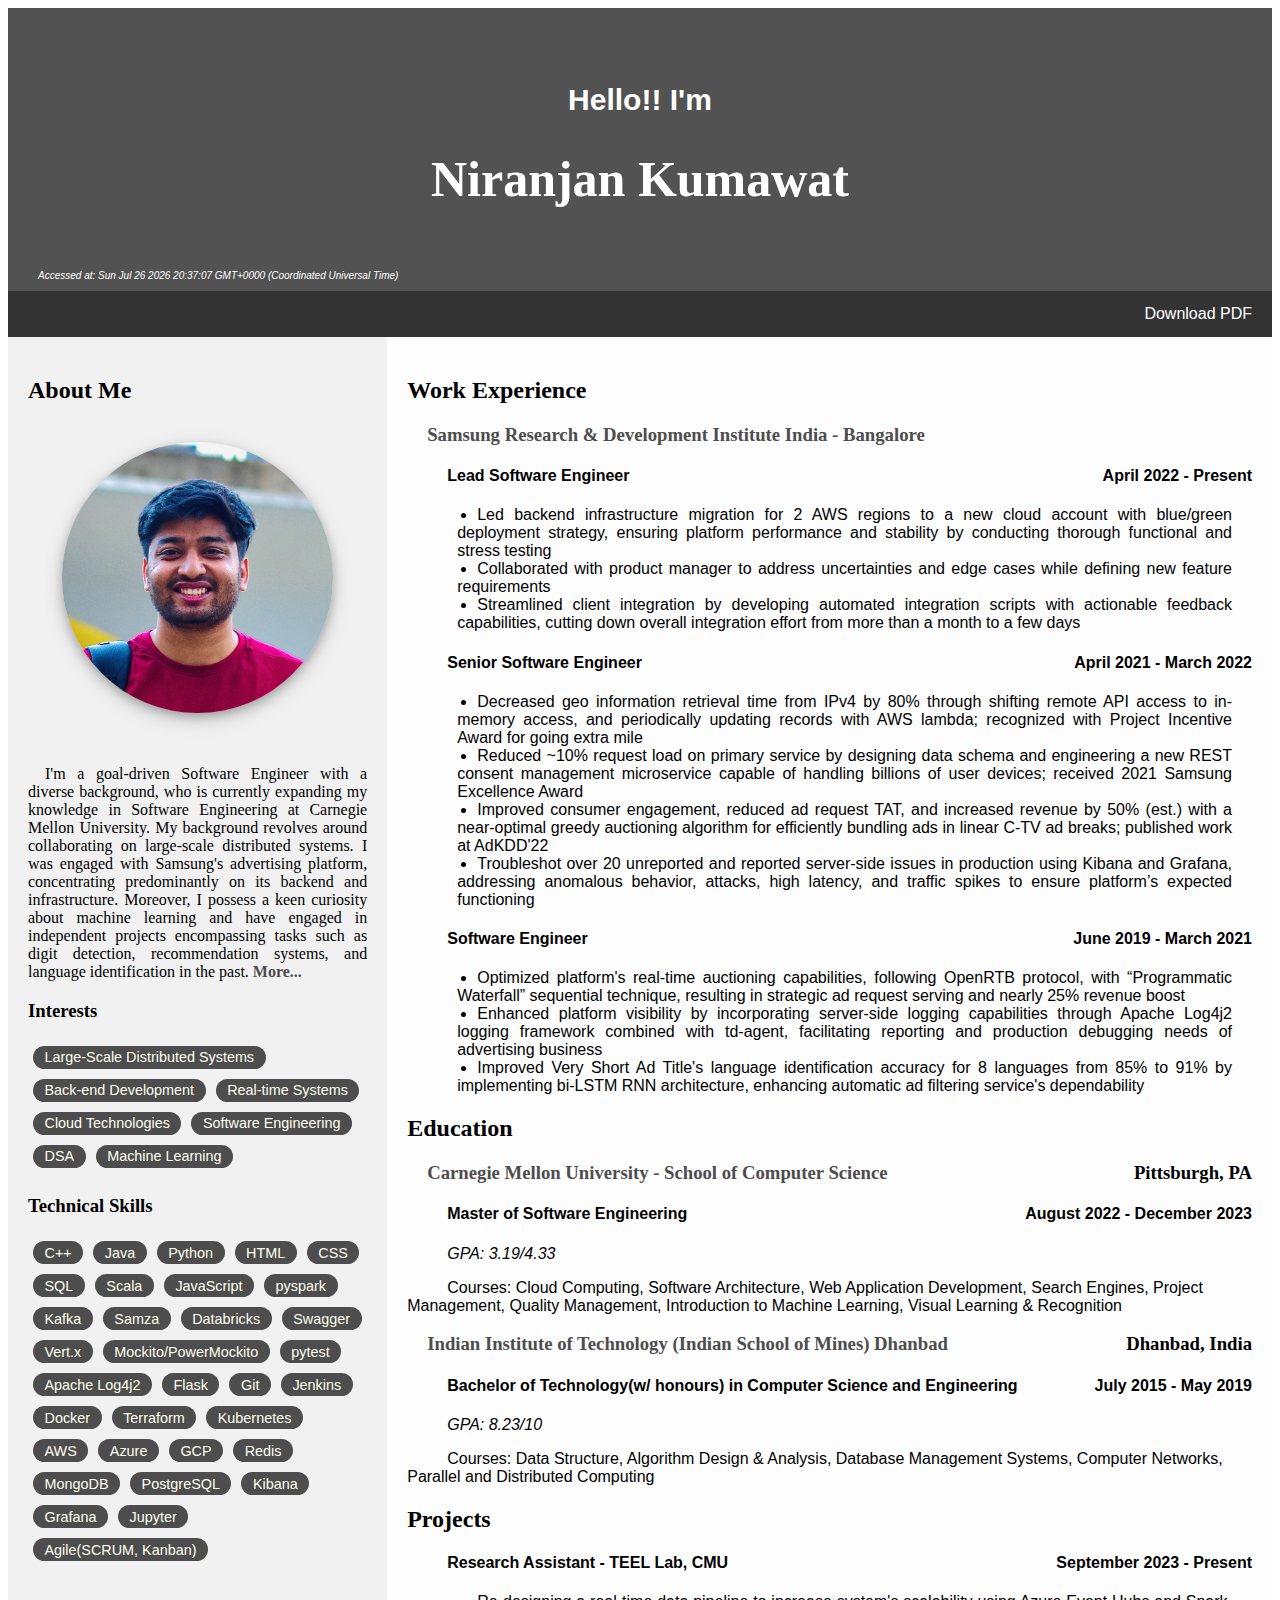
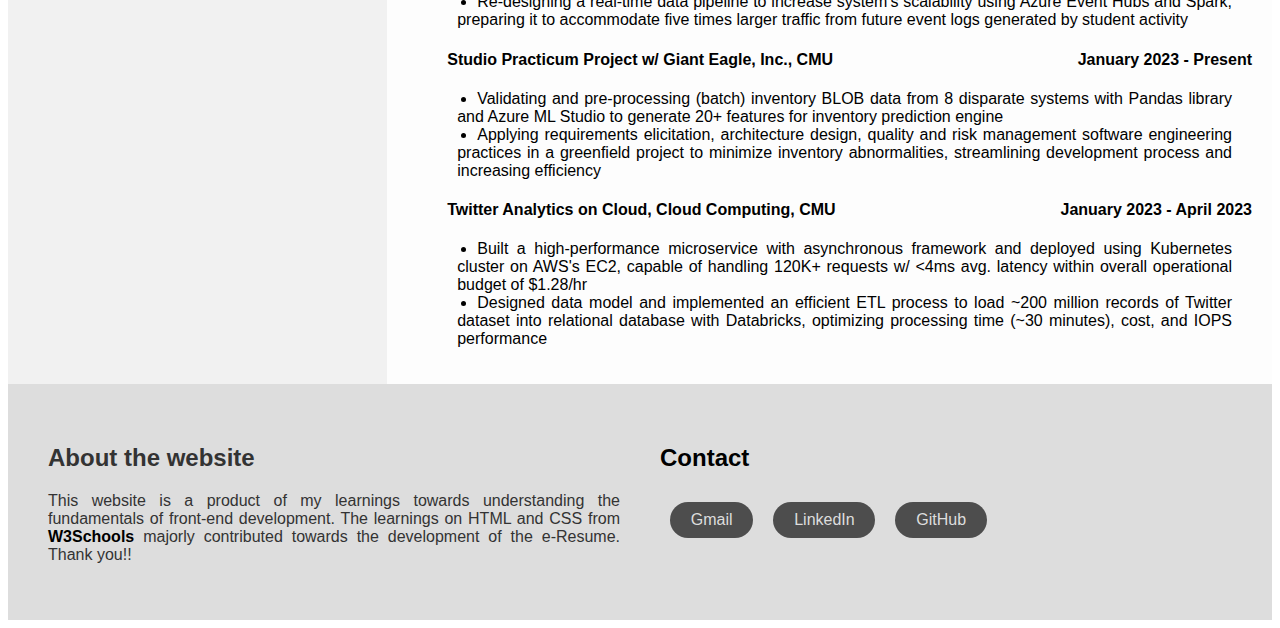
<file: index.html>
<!DOCTYPE html>
<!-- Declaration to specify the document is html5.-->
<html lang="en">
<!-- html tag is the root element.-->

<head>
  <title>e-Resume | Niranjan Kumawat</title>
  <!-- title tag defines the tab name.-->
  <link rel="icon" type="image/x-icon" href="./resources/favicon.png" />
  <!-- The logo was made using https://logomakr.com/-->
  <meta charset="UTF-8" />
  <!-- Meta deta to mention charset used.-->
  <meta name="viewport" content="width=device-width, initial-scale=1" />
  <!-- Using viewport so that page looks appropriate irrespective of the device used.-->
  <link rel="stylesheet" href="style.css" />
  <!-- Inserting external style sheet. -->
</head>

<body>
  <script type="text/javascript" src="script.js"></script>
  <div class="header">
    <h2>Hello!! I'm</h2>
    <h1>Niranjan Kumawat</h1>
    <br />
    <p class="accessed_at">
      <i>
        Accessed at:
        <script>
          document.write(getDateTime()); // Invoking the current time function defined in JS.
        </script>
      </i>
    </p>
  </div>
  <div class="navbar">
    <a href="./resources/files/Kumawat_Niranjan_Resume.pdf" download>Download PDF</a>
    <!-- <a href="./index.html" target="_self">Projects & more</a>-->
  </div>

  <div class="row">
    <div class="side">
      <h2>About Me</h2>
      <br />
      <div>
        <img class="profileimg" src="./resources/profile.jpg" alt="Profile picture" />
      </div>
      <br />
      <br />
      <p>
        I'm a goal-driven Software Engineer with a diverse background, who is currently expanding my knowledge in
        Software Engineering at Carnegie Mellon University. My background revolves around collaborating on large-scale
        distributed systems. I was engaged with Samsung's advertising platform, concentrating predominantly on its
        backend and infrastructure. Moreover, I possess a keen curiosity about machine learning and have engaged in
        independent projects encompassing tasks such as digit detection, recommendation systems, and language
        identification in the past.
        <span id="expand"></span>
        <span id="compress"><br />
          In my free time, I enjoy hanging out with my friends, put my camera
          skills to action. I prefer playing outdoor games like
          basketball, football, and squash. Apart from these, I consider
          myself a theatre enthusiast and was also involved in multiple
          theatrical plays during my undergraduate studies.
        </span>
        <a href="javascript:textExpandCompress()" id="toggleButton">
          More...
        </a>
      </p>
      <h3>Interests</h3>
      <div class="block-display">
        <span class="tag">Large-Scale Distributed Systems</span>
        <span class="tag">Back-end Development</span>
        <span class="tag">Real-time Systems</span>
        <span class="tag">Cloud Technologies</span>
        <span class="tag">Software Engineering</span>
        <span class="tag">DSA</span>
        <span class="tag">Machine Learning</span>
      </div>
      <h3>Technical Skills</h3>
      <div>
        <span class="tag">C++</span>
        <span class="tag">Java</span>
        <span class="tag">Python</span>
        <span class="tag">HTML</span>
        <span class="tag">CSS</span>
        <span class="tag">SQL</span>
        <span class="tag">Scala</span>
        <span class="tag">JavaScript</span>
        <span class="tag">pyspark</span>
        <span class="tag">Kafka</span>
        <span class="tag">Samza</span>
        <span class="tag">Databricks</span>
        <span class="tag">Swagger</span>
        <span class="tag">Vert.x</span>
        <span class="tag">Mockito/PowerMockito</span>
        <span class="tag">pytest</span>
        <span class="tag">Apache Log4j2</span>
        <span class="tag">Flask</span>
        <span class="tag">Git</span>
        <span class="tag">Jenkins</span>
        <span class="tag">Docker</span>
        <span class="tag">Terraform</span>
        <span class="tag">Kubernetes</span>
        <span class="tag">AWS</span>
        <span class="tag">Azure</span>
        <span class="tag">GCP</span>
        <span class="tag">Redis</span>
        <span class="tag">MongoDB</span>
        <span class="tag">PostgreSQL</span>
        <span class="tag">Kibana</span>
        <span class="tag">Grafana</span>
        <span class="tag">Jupyter</span>
        <span class="tag">Agile(SCRUM, Kanban)</span>
      </div>
    </div>
    <br />
    <div class="main">
      <h2>Work Experience</h2>
      <div class="company">
        <h3>
          <a href="https://research.samsung.com/sri-b" target="_blank" title="Visit company website.">
            Samsung Research & Development Institute India - Bangalore</a>
        </h3>
        <h4>
          Lead Software Engineer
          <span class="float-right">April 2022 - Present</span>
        </h4>
        <ul>
          <li>
            <span>
              Led backend infrastructure migration for 2 AWS regions to a new cloud account with blue/green deployment
              strategy, ensuring platform performance and stability by conducting thorough functional and stress testing
            </span>
          </li>
          <li>
            <span>
              Collaborated with product manager to address uncertainties and edge cases while defining new feature
              requirements
            </span>
          </li>
          <li>
            <span>
              Streamlined client integration by developing automated integration scripts with actionable feedback
              capabilities, cutting down overall integration effort from more than a month to a few days
            </span>
          </li>
        </ul>
        <h4>
          Senior Software Engineer
          <span class="float-right">April 2021 - March 2022</span>
        </h4>
        <ul>
          <li>
            <span>
              Decreased geo information retrieval time from IPv4 by 80% through shifting remote API access to in-memory
              access, and periodically updating records with AWS lambda; recognized with Project Incentive Award for
              going extra mile
            </span>
          </li>
          <li>
            <span>
              Reduced ~10% request load on primary service by designing data schema and engineering a new REST consent
              management microservice capable of handling billions of user devices; received 2021 Samsung Excellence
              Award
            </span>
          </li>
          <li>
            <span>
              Improved consumer engagement, reduced ad request TAT, and increased revenue by 50% (est.) with a
              near-optimal greedy auctioning algorithm for efficiently bundling ads in linear C-TV ad breaks; published
              work at AdKDD'22
            </span>
          </li>
          <li>
            <span>
              Troubleshot over 20 unreported and reported server-side issues in production using Kibana and Grafana,
              addressing anomalous behavior, attacks, high latency, and traffic spikes to ensure platform’s expected
              functioning
            </span>
          </li>
        </ul>
        <h4>
          Software Engineer
          <span class="float-right">June 2019 - March 2021</span>
        </h4>
        <ul>
          <li>
            <span>
              Optimized platform's real-time auctioning capabilities, following OpenRTB protocol, with “Programmatic
              Waterfall” sequential technique, resulting in strategic ad request serving and nearly 25% revenue boost
            </span>
          </li>
          <li>
            <span>
              Enhanced platform visibility by incorporating server-side logging capabilities through Apache Log4j2
              logging framework combined with td-agent, facilitating reporting and production debugging needs of
              advertising business
            </span>
          </li>
          <li>
            <span>
              Improved Very Short Ad Title's language identification accuracy for 8 languages from 85% to 91% by
              implementing bi-LSTM RNN architecture, enhancing automatic ad filtering service's dependability
            </span>
          </li>
        </ul>
      </div>
      <!-- Education details.-->
      <h2>Education</h2>
      <div class="university">
        <h3>
          <a href="https://www.cmu.edu/" target="_blank" title="Visit university website.">
            Carnegie Mellon University - School of Computer Science
          </a><span class="float-right">Pittsburgh, PA</span>
        </h3>
        <h4>
          Master of Software Engineering <span class="float-right">August 2022 - December 2023</span>
        </h4>
        <p><i>GPA: 3.19/4.33</i></p>
        <p>Courses: Cloud Computing, Software Architecture, Web Application Development, Search Engines, Project
          Management, Quality Management, Introduction to Machine Learning, Visual Learning & Recognition</p>
      </div>
      <div class="university">
        <h3>
          <a href="https://www.iitism.ac.in/iitismnew/" target="_blank" title="Visit university website.">
            Indian Institute of Technology (Indian School of Mines) Dhanbad
          </a><span class="float-right">Dhanbad, India</span>
        </h3>
        <h4>
          Bachelor of Technology(w/ honours) in Computer Science and
          Engineering <span class="float-right">July 2015 - May 2019</span>
        </h4>
        <p><i>GPA: 8.23/10</i></p>
        <p>Courses: Data Structure, Algorithm Design & Analysis, Database Management Systems, Computer Networks,
          Parallel and Distributed Computing</p>
      </div>

      <h2>Projects</h2>
      <div class="company">
        <h4>
          Research Assistant - TEEL Lab, CMU
          <span class="float-right">September 2023 - Present</span>
        </h4>
        <ul>
          <li>
            <span>
              Re-designing a real-time data pipeline to increase system's scalability using Azure Event Hubs and Spark,
              preparing it to accommodate five times larger traffic from future event logs generated by student activity
            </span>
          </li>
        </ul>
        <h4>
          Studio Practicum Project w/ Giant Eagle, Inc., CMU
          <span class="float-right">January 2023 - Present</span>
        </h4>
        <ul>
          <li>
            <span>
              Validating and pre-processing (batch) inventory BLOB data from 8 disparate systems with Pandas library and
              Azure ML Studio to generate 20+ features for inventory prediction engine
            </span>
          </li>
          <li>
            <span>
              Applying requirements elicitation, architecture design, quality and risk management software engineering
              practices in a greenfield project to minimize inventory abnormalities, streamlining development process
              and increasing efficiency
            </span>
          </li>
        </ul>
        <h4>
          Twitter Analytics on Cloud, Cloud Computing, CMU
          <span class="float-right">January 2023 - April 2023</span>
        </h4>
        <ul>
          <li>
            <span>
              Built a high-performance microservice with asynchronous framework and deployed using Kubernetes cluster on
              AWS's EC2, capable of handling 120K+ requests w/ <4ms avg. latency within overall operational budget of
                $1.28/hr 
              </span>
          </li>
          <li>
            <span>
              Designed data model and implemented an efficient ETL process to load ~200 million records of Twitter
              dataset into relational database with Databricks, optimizing processing time (~30 minutes), cost, and IOPS
              performance
            </span>
          </li>
        </ul>
      </div>
    </div>
  </div>
  <div class="footer">
    <div class="about">
      <h2>About the website</h2>
      <p>
        This website is a product of my learnings towards understanding the
        fundamentals of front-end development. The learnings on HTML and CSS
        from
        <a href="https://www.w3schools.com/" target="_blank"><b>W3Schools</b></a>
        majorly contributed towards the development of the e-Resume. Thank
        you!!
      </p>
    </div>
    <div class="contact">
      <h2>Contact</h2>
      <a href="mailto:niranjankumawat152gmail.com" class="button">Gmail</a>
      <a href="https://www.linkedin.com/in/niranjankumawat/" class="button" target="_blank">LinkedIn</a>
      <a href="https://github.com/niranjan152" class="button" target="_blank">GitHub</a>
    </div>
  </div>
</body>

</html>
</file>
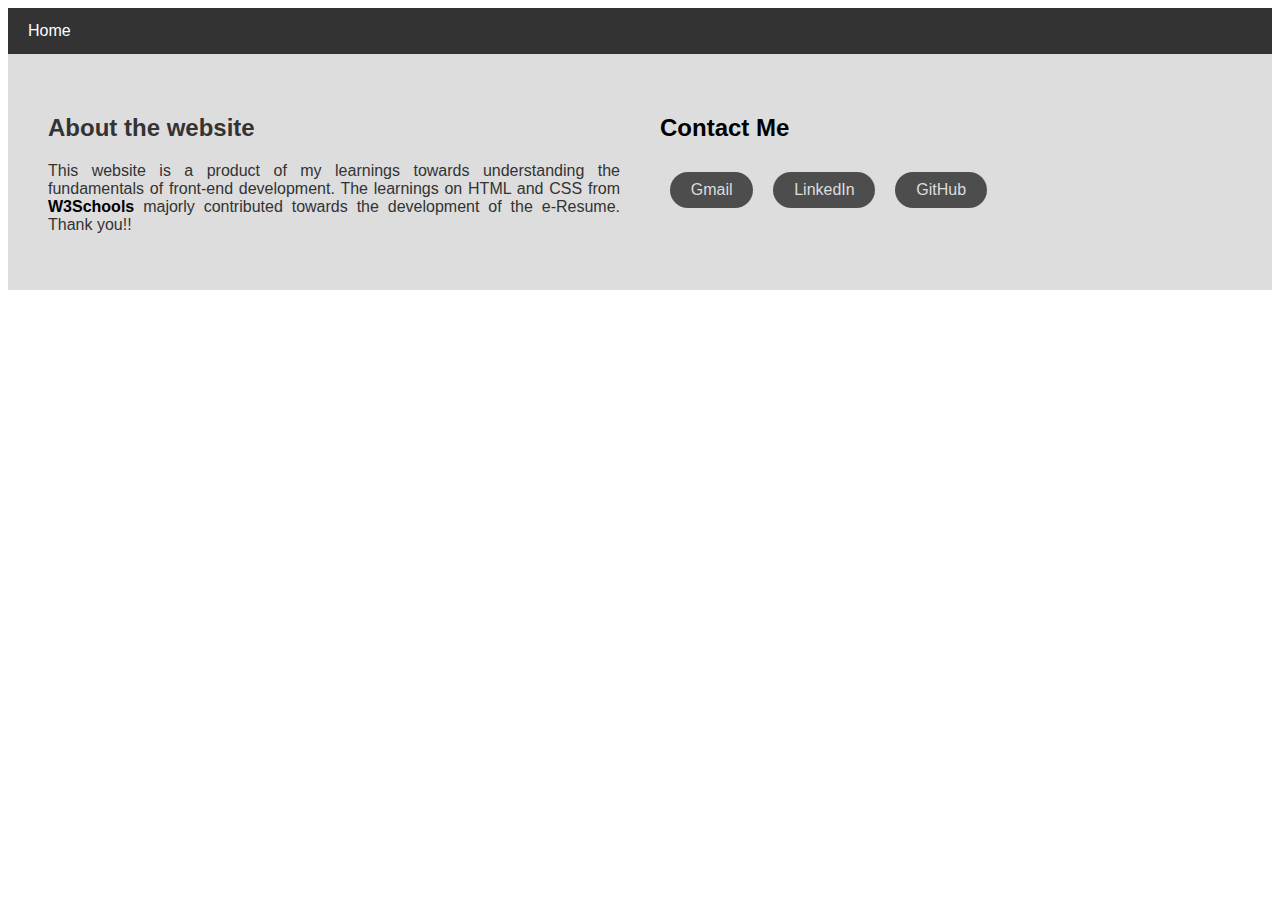
<file: pages/ach.html>
<!DOCTYPE html>
<html lang="en">
  <head>
    <title>e-Resume Achievements</title>
    <meta charset="UTF-8" />
    <meta name="viewport" content="width=device-width, initial-scale=1" />
    <link rel="stylesheet" href="./ach_style.css" />
  </head>
  <body>
    <div class="navbar">
      <a href="./../index.html" target="_self">Home</a>
    </div>

    <div class="footer">
      <div class="about">
        <h2>About the website</h2>
        <p>
          This website is a product of my learnings towards understanding the
          fundamentals of front-end development. The learnings on HTML and CSS
          from
          <a href="https://www.w3schools.com/" target="_blank"
            ><b>W3Schools</b></a
          >
          majorly contributed towards the development of the e-Resume. Thank
          you!!
        </p>
      </div>
      <div class="contact">
        <h2>Contact Me</h2>
        <a href="mailto:niranjankumawat1522gmail.com" class="button">Gmail</a>
        <a
          href="https://www.linkedin.com/in/niranjan-kumawat-b48643102/"
          class="button"
          target="_blank"
          >LinkedIn</a
        >
        <a href="https://github.com/niranjan152" class="button" target="_blank"
          >GitHub</a
        >
      </div>
    </div>
  </body>
</html>
</file>
<file: style.css>
body {
    font-family: Arial, Helvetica, sans-serif;
}

/* Style the header */
.header {
    padding: 50px;
    text-align: center;
    background: #535252;
    color: white;
}

/* Increase the font size of the h1 element */
.header h1 {
    font-size: 50px;
    font-family: 'Times New Roman';
}

.header h2 {
    font-size: 30px;
    font-family: sans-serif;
}

.accessed_at {
    text-align: left;
    margin-bottom: -40px;
    margin-left: -20px;
    font-size: x-small;
}

/* Style the top navigation bar */
.navbar {
    overflow: hidden;
    /* Hide overflow */
    background-color: #333;
    /* Dark background color */
}

/* Style the navigation bar links */
.navbar a {
    float: right;
    /* Make sure that the links stay side-by-side */
    display: block;
    /* Change the display to block*/
    color: white;
    /* White text color */
    text-align: center;
    /* Center the text */
    padding: 14px 20px;
    /* Add some padding */
    text-decoration: none;
    /* Remove underline */
}

/* Left-aligned link */
.navbar a.left {
    float: left;
    /* Float a link to the left */
}

/* Change color on hover/mouse-over */
.navbar a:hover {
    background-color: #ddd;
    /* Grey background color */
    color: black;
    /* Black text color */
}

/* Ensure proper sizing */
* {
    box-sizing: border-box;
}

/* Column container */
.row {
    display: flex;
    flex-wrap: wrap;
}

/* Create two unequal columns that sits next to each other */
/* Sidebar/left column */
.side {
    flex: 30%;
    /* Set the width of the sidebar */
    background-color: #f1f1f1;
    /* Grey background color */
    padding: 20px;
    /* Some padding */
}

.side p {
    text-align: justify;
    text-indent: 5%;
    font-family: Georgia, 'Times New Roman', Times, serif;
}

.block-display {
    display: inline-block;
}

.side h2,
h3 {
    font-family: Cambria, Cochin, Georgia, Times, 'Times New Roman', serif;
}

.side a:link {
    color: #4d4d4d;
    background-color: transparent;
    text-decoration: none;
}

.side a:visited {
    color: #4d4d4d;
    background-color: transparent;
    text-decoration: none;
}

.side a:hover {
    color: #333;
    background-color: transparent;
    text-decoration: underline;
}

.side a:active {
    color: #4d4d4d;
    background-color: transparent;
    text-decoration: none;
}

#compress {
    display: none;
}

#toggleButton {
    font-weight: bold;
}

/* Main column */
.main {
    flex: 70%;
    /* Set the width of the main content */
    background-color: #fdfdfd;
    /* White background color */
    padding: 20px;
    /* Some padding */
}

.main h2 {
    font-family: Georgia, 'Times New Roman', Times, serif;
}

.main a:link {
    color: #4d4d4d;
    background-color: transparent;
    text-decoration: none;
}

.main a:visited {
    color: #4d4d4d;
    background-color: transparent;
    text-decoration: none;
}

.main a:hover {
    color: #333;
    background-color: transparent;
    text-decoration: underline;
}

main a:active {
    color: #4d4d4d;
    background-color: transparent;
    text-decoration: none;
}

.university {
    text-indent: 20px;
}

.university p {
    text-indent: 40px;
}

.university h4 {
    text-indent: 40px;
}

.float-right {
    float: right;
}

.company {
    text-indent: 20px;
}

.company h4 {
    text-indent: 40px;
}

.company ul {
    padding-left: 70px;
}


li span {
    position: relative;
    left: -20px;
}

.company li {
    text-align: justify;
    text-justify: inter-word;
}

/* Profile pic */
.profileimg {
    display: block;
    margin-left: auto;
    margin-right: auto;
    width: 80%;
    box-shadow: 0 4px 8px 0 rgba(0, 0, 0, 0.2), 0 6px 20px 0 rgba(0, 0, 0, 0.19);
    object-fit: contain;
    border-radius: 80%;    
}


/* Responsive layout - when the screen is less than 700px wide, make the two columns stack on top of each other instead of next to each other */
@media screen and (max-width: 700px) {
    .row {
        flex-direction: column;
    }

    .footer {
        flex-direction: column;
    }
}

/* Responsive layout - when the screen is less than 400px wide, make the navigation links stack on top of each other instead of next to each other */
@media screen and (max-width: 400px) {
    .navbar a {
        float: none;
        width: 100%;
    }
}

.footer {
    padding: 20px;
    text-align: left;
    background: #ddd;
    display: flex;
    flex-wrap: wrap;
}

.about {
    flex: 50%;
    padding: 20px;
    text-align: justify;
    color: #333;
}

.about p a:link {
    text-decoration: none;
    color: black;
}

.about p a:visited {
    text-decoration: none;
    color: black;
}

.contact {
    flex: 50%;
    padding: 20px;
}

.button {
    display: flex;
    align-items: center;
    justify-content: center;
    height: 36px;
    max-width: max-content;
    background-color: #4d4d4d;
    border-radius: 100px;
    color: #ddd;
    line-height: 0;
    margin: 10px;
    font-size: 1rem;
    padding: 0 1.3em;
    text-decoration: none;
    float: left;
}

.tag {
    display: flex;
    align-items: center;
    justify-content: center;
    height: 20px;
    max-width: max-content;
    background-color: #4d4d4d;
    border-radius: 100px;
    color: ivory;
    line-height: 0;
    margin: 5px;
    font-size: 0.9rem;
    padding: 0.8em 0.8em;
    float: left;
    font-family: Arial, Helvetica, sans-serif;
}

a.external[target="_blank"]::after {
    content: url([data-uri]);
    margin: 0px 3px 0px 5px;
    /* Refer: https://endurtech.com/css-icon-for-links-that-open-new-window-for-web-accessibility/*/
}
</file>
<file: pages/ach_style.css>
body {
    font-family: Arial, Helvetica, sans-serif;
}

.navbar {
    overflow: hidden;
    background-color: #333;
}

.navbar a {
    float: left;
    display: block;
    color: white;
    text-align: center;
    padding: 14px 20px;
    text-decoration: none;
}

.navbar a:hover {
    background-color: #ddd;
    color: black;
}

/* Ensure proper sizing */
* {
    box-sizing: border-box;
}

/* Column container */
.row {
    display: flex;
    flex-wrap: wrap;
}

/* Create two unequal columns that sits next to each other */
/* Sidebar/left column */
.side {
    flex: 30%;
    /* Set the width of the sidebar */
    background-color: #f1f1f1;
    /* Grey background color */
    padding: 20px;
    /* Some padding */
}

.side p {
    text-align: justify;
    font-family: Georgia, 'Times New Roman', Times, serif;
}

.block-display {
    display: inline-block;
}

.side h2,
h3 {
    font-family: Cambria, Cochin, Georgia, Times, 'Times New Roman', serif;
}

/* Main column */
.main {
    flex: 70%;
    /* Set the width of the main content */
    background-color: #fdfdfd;
    /* White background color */
    padding: 20px;
    /* Some padding */
}

.main h2 {
    font-family: Georgia, 'Times New Roman', Times, serif;
}

.main a:link {
    color: #4d4d4d;
    background-color: transparent;
    text-decoration: none;
}

.main a:visited {
    color: #4d4d4d;
    background-color: transparent;
    text-decoration: none;
}

.main a:hover {
    color: #333;
    background-color: transparent;
    text-decoration: underline;
}

main a:active {
    color: #4d4d4d;
    background-color: transparent;
    text-decoration: none;
}

.university {
    text-indent: 20px;
}

.university p {
    text-indent: 40px;
}

.university h4 {
    text-indent: 40px;
}

.float-right {
    float: right;
}

.company {
    text-indent: 20px;
}

.company h4 {
    text-indent: 40px;
}

.company ul {
    padding-left: 70px;
}


li span {
    position: relative;
    left: -20px;
}

.company li {
    text-align: justify;
    text-justify: inter-word;
}

/* Profile pic */
.profileimg {
    display: block;
    margin-left: auto;
    margin-right: auto;
    width: 60%;
    box-shadow: 0 4px 8px 0 rgba(0, 0, 0, 0.2), 0 6px 20px 0 rgba(0, 0, 0, 0.19);
    object-fit: contain;
    border-radius: 50%;
}


/* Responsive layout - when the screen is less than 700px wide, make the two columns stack on top of each other instead of next to each other */
@media screen and (max-width: 700px) {
    .row {
        flex-direction: column;
    }

    .footer {
        flex-direction: column;
    }
}

/* Responsive layout - when the screen is less than 400px wide, make the navigation links stack on top of each other instead of next to each other */
@media screen and (max-width: 400px) {
    .navbar a {
        float: none;
        width: 100%;
    }
}

.footer {
    padding: 20px;
    text-align: left;
    background: #ddd;
    display: flex;
    flex-wrap: wrap;
}

.about {
    flex: 50%;
    padding: 20px;
    text-align: justify;
    color: #333;
}

.about p a:link {
    text-decoration: none;
    color: black;
}

.about p a:visited {
    text-decoration: none;
    color: black;
}

.contact {
    flex: 50%;
    padding: 20px;
}

.button {
    display: flex;
    align-items: center;
    justify-content: center;
    height: 36px;
    max-width: max-content;
    background-color: #4d4d4d;
    border-radius: 100px;
    color: #ddd;
    line-height: 0;
    margin: 10px;
    font-size: 1rem;
    padding: 0 1.3em;
    text-decoration: none;
    float: left;
}

.tag {
    display: flex;
    align-items: center;
    justify-content: center;
    height: 20px;
    max-width: max-content;
    background-color: #4d4d4d;
    border-radius: 100px;
    color: ivory;
    line-height: 0;
    margin: 5px;
    font-size: 0.9rem;
    padding: 0.8em 0.8em;
    float: left;
    font-family: Arial, Helvetica, sans-serif;
}
</file>
